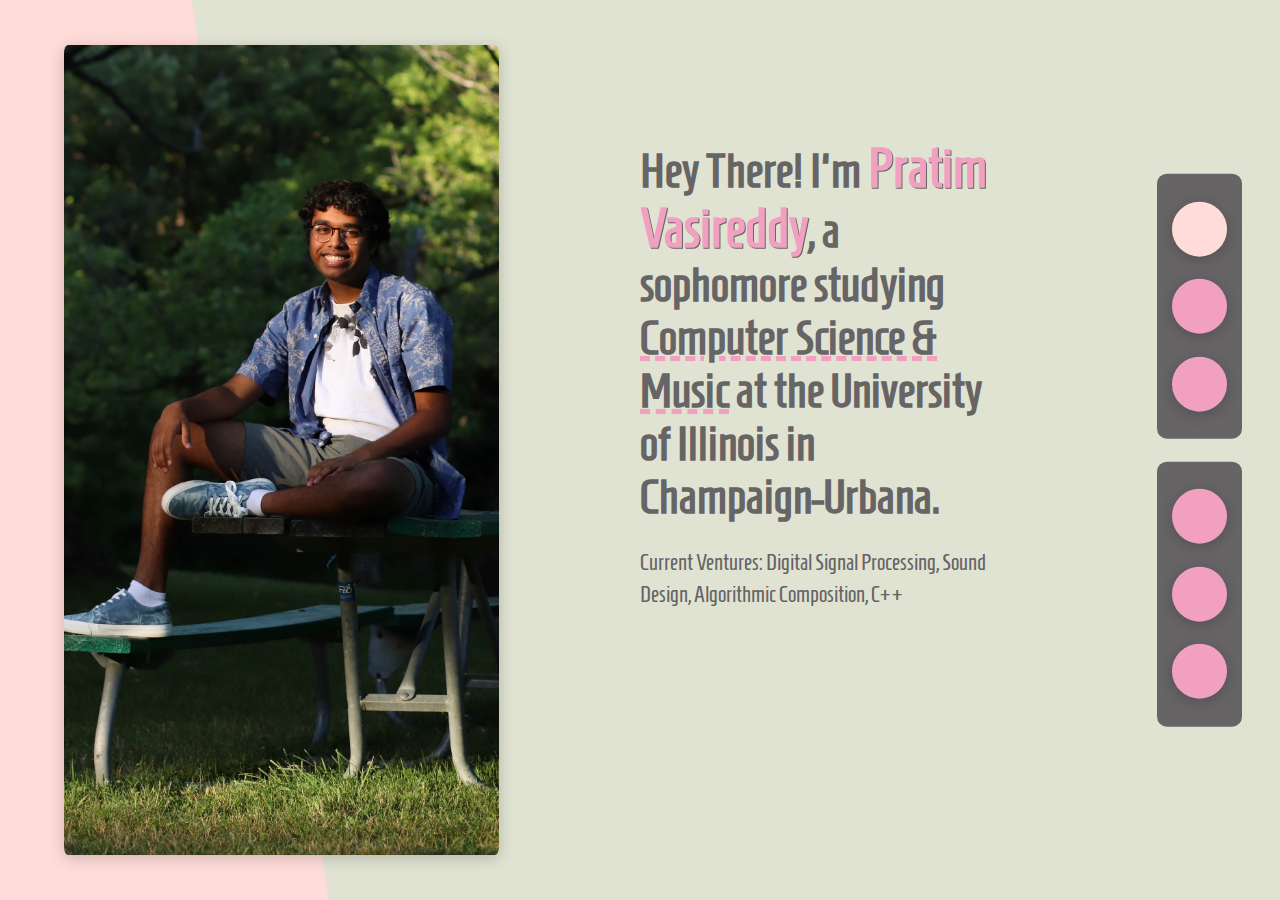
<file: index.html>
<html lang ="en">
    
    <head>
        <meta charset="UTF-8">
        <meta name="viewport" content="width=device-width, initial-scale=1.0">
        <title>Pratim Vasireddy's Personal Website</title>
        <link rel="preconnect" href="https://fonts.googleapis.com">
        <link rel="preconnect" href="https://fonts.gstatic.com" crossorigin>
        <link href="https://fonts.googleapis.com/css2?family=Homenaje&display=swap" rel="stylesheet">
        <link rel="stylesheet" href="https://cdnjs.cloudflare.com/ajax/libs/font-awesome/6.1.1/css/all.min.css" integrity="sha512-KfkfwYDsLkIlwQp6LFnl8zNdLGxu9YAA1QvwINks4PhcElQSvqcyVLLD9aMhXd13uQjoXtEKNosOWaZqXgel0g==" crossorigin="anonymous" referrerpolicy="no-referrer" />
        <link rel="stylesheet" href="style.css">
    </head>

    <body class="main-content">

        <header>
            <div class ="header-content">
                <div class="left-side">
                    <div class="h-shape"></div>
                    <div class="image">
                        <img src="images/forest.jpeg" alt="A photo of Pratim Vasireddy">
                    </div>
                </div>
                <div class="right-side">
                    <h1 class="intro">
                        Hey There! I'm <span class="name">Pratim Vasireddy</span>,
                        a sophomore studying <span class="major">Computer Science & Music</span> at the University
                        of Illinois in Champaign-Urbana.
                    </h1>
                    <p>
                        Current Ventures: Digital Signal Processing, Sound Design, Algorithmic Composition, C++
                    </p>
                </div>
            </div>         
        </header>

        <main>
            <div class="controls">
                <div class="grouping">
                    <a href="https://pratim-vv.github.io/portfolio/">
                        <control class="control control-1 active-btn" id="home" title="Home">
                            <i class="fa-solid fa-house"></i>
                        </control>
                    </a>
                    <a href="https://pratim-vv.github.io/portfolio/about">
                        <control class="control control-2" id="about" title="About Me">
                            <i class="fa-solid fa-user"></i>
                        </control>
                    </a>
                    <a href="https://pratim-vv.github.io/portfolio/projects">
                        <control class="control control-3" id="projects" title="Projects">
                            <i class="fa-solid fa-briefcase"></i>
                        </control>
                    </a>
                </div>
                <div class="grouping">
                    <control class="control control-4" onclick="window.open('https://github.com/pratim-vv')" title="GitHub">
                        <i class="fa-brands fa-github"></i>
                    </control>
                    <control class="control control-5" onclick="window.open('https://www.linkedin.com/in/pratim-vasireddy-412a2a225')" title="LinkedIn">
                        <i class="fa-brands fa-linkedin"></i>
                    </control>
                    <control class="control control-6" onclick="window.open('https://www.instagram.com/pradum_vv/')" title="Instagram">
                        <i class="fa-brands fa-instagram"></i>
                    </control>
                </div>
            </div>
        </main>

    </body>
</html>
</file>
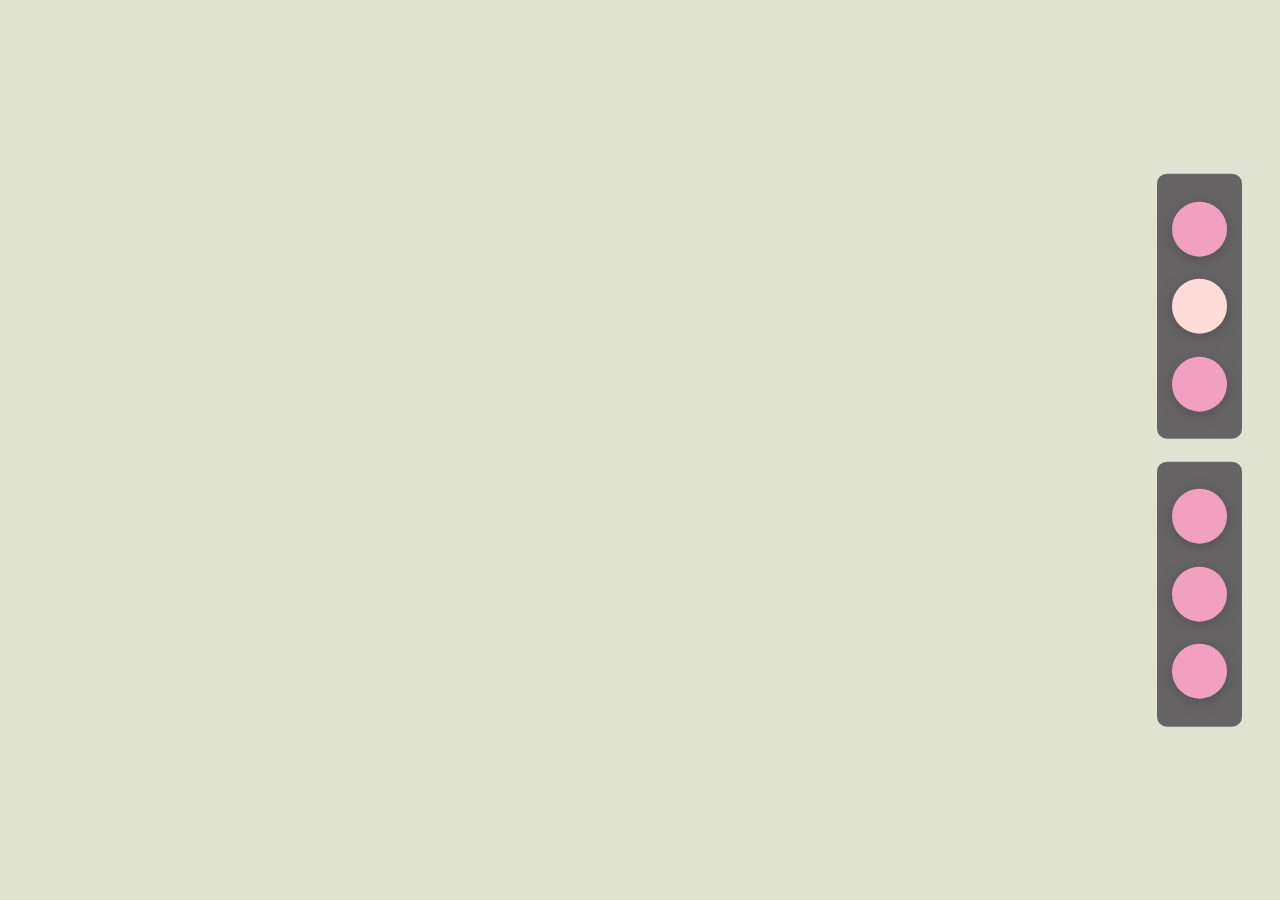
<file: about.html>
<html lang ="en">
    <head>
        <meta charset="UTF-8">
        <meta name="viewport" content="width=device-width, initial-scale=1.0">
        <title>Pratim Vasireddy's Personal Website</title>
        <link rel="preconnect" href="https://fonts.googleapis.com">
        <link rel="preconnect" href="https://fonts.gstatic.com" crossorigin>
        <link href="https://fonts.googleapis.com/css2?family=Homenaje&display=swap" rel="stylesheet">
        <link rel="stylesheet" href="https://cdnjs.cloudflare.com/ajax/libs/font-awesome/6.1.1/css/all.min.css" integrity="sha512-KfkfwYDsLkIlwQp6LFnl8zNdLGxu9YAA1QvwINks4PhcElQSvqcyVLLD9aMhXd13uQjoXtEKNosOWaZqXgel0g==" crossorigin="anonymous" referrerpolicy="no-referrer" />
        <link rel="stylesheet" href="style.css">
    </head>
    <body class="main-content">
        <header>
            <div class="controls">
                <div class="grouping">
                    <a href="https://pratim-vv.github.io/portfolio/">
                        <control class="control control-1" id="home" title="Home">
                            <i class="fa-solid fa-house"></i>
                        </control>
                    </a>
                    <a href="https://pratim-vv.github.io/portfolio/about">
                        <control class="control control-2 active-btn" id="about" title="About Me">
                            <i class="fa-solid fa-user"></i>
                        </control>
                    </a>
                    <a href="https://pratim-vv.github.io/portfolio/projects">
                        <control class="control control-3" id="projects" title="Projects">
                            <i class="fa-solid fa-briefcase"></i>
                        </control>
                    </a>
                </div>
                <div class="grouping">
                    <control class="control control-4" onclick="window.open('https://github.com/pratim-vv')" title="GitHub">
                        <i class="fa-brands fa-github"></i>
                    </control>
                    <control class="control control-5" onclick="window.open('https://www.linkedin.com/in/pratim-vasireddy-412a2a225')" title="LinkedIn">
                        <i class="fa-brands fa-linkedin"></i>
                    </control>
                    <control class="control control-6" onclick="window.open('https://www.instagram.com/pradum_vv/')" title="Instagram">
                        <i class="fa-brands fa-instagram"></i>
                    </control>
                </div>
            </div>
        </header>
        <main>
        </main>
        
    </body>
</html>
</file>
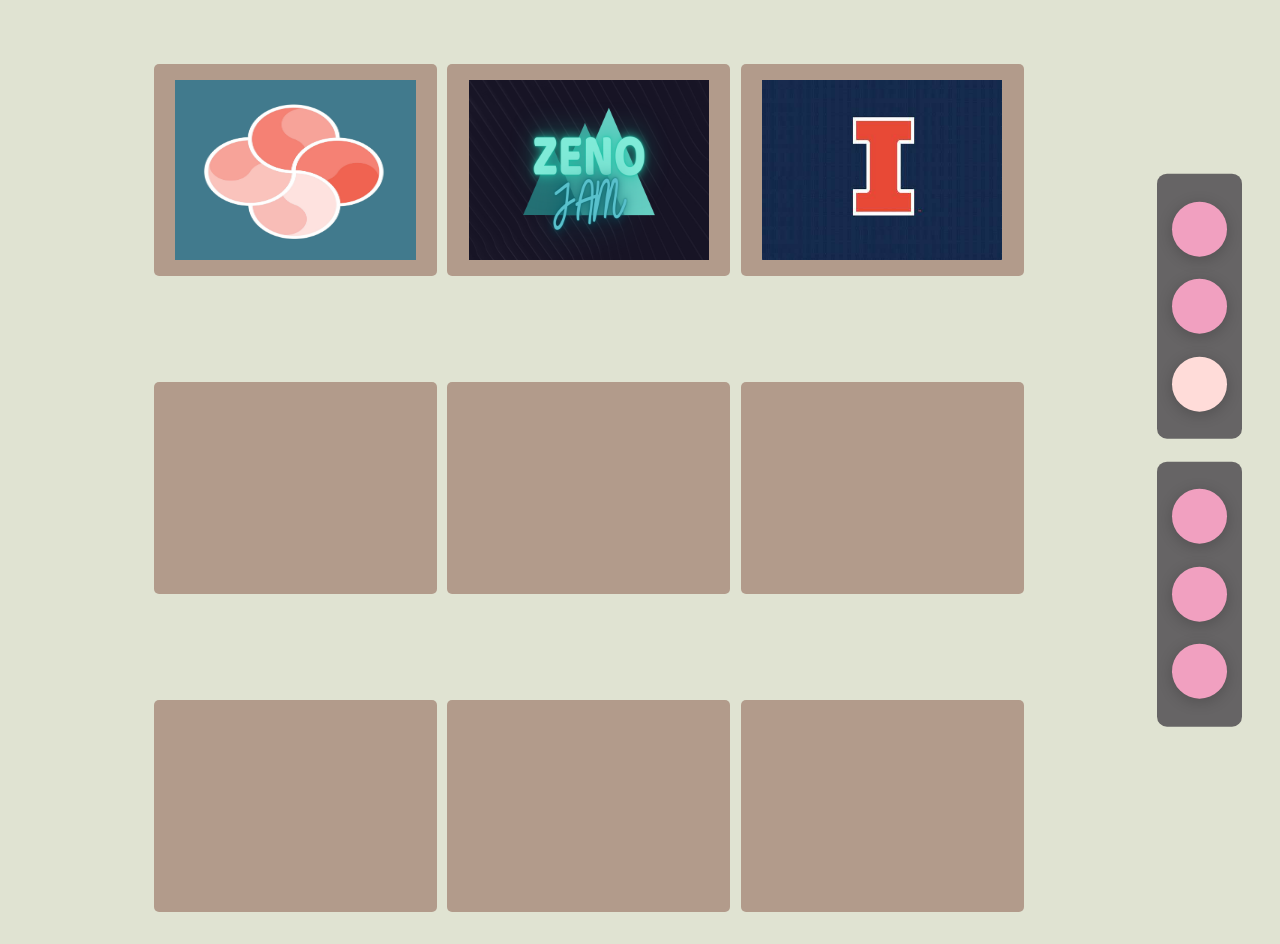
<file: projects.html>
<!DOCTYPE html>
<html lang ="en">
    <head>
        <meta charset="UTF-8">
        <meta name="viewport" content="width=device-width, initial-scale=1.0">
        <title>Pratim Vasireddy's Personal Website</title>
        <link rel="preconnect" href="https://fonts.googleapis.com">
        <link rel="preconnect" href="https://fonts.gstatic.com" crossorigin>
        <link href="https://fonts.googleapis.com/css2?family=Homenaje&display=swap" rel="stylesheet">
        <link rel="stylesheet" href="https://cdnjs.cloudflare.com/ajax/libs/font-awesome/6.1.1/css/all.min.css" integrity="sha512-KfkfwYDsLkIlwQp6LFnl8zNdLGxu9YAA1QvwINks4PhcElQSvqcyVLLD9aMhXd13uQjoXtEKNosOWaZqXgel0g==" crossorigin="anonymous" referrerpolicy="no-referrer" />
        <link rel="stylesheet" href="style.css">
    </head>
    <body class="main-content">
        <header>
            <div class="flexify">
                <a href="projects/mechmania2022">
                <div class="project">
                    <img class="logo" src="images/reflections.jpg" alt="reflections projections logo">
                    <span class="information">
                        MechMania 2022 Game AI
                        <br>
                        <span class="skills">Python, Java</span>
                    </span>
                </div>
                </a>
                <a href="projects/heaven-ascend">
                <div class="project">
                    <img class="logo" src="images/zeno.png" alt="zeno game jam logo">
                    <span class="information">
                        Heaven-Ascend: ZenoJam 6 Entry
                        <br>
                        <span class="skills">Unity, C#</span>
                    </span>
                </div>
                </a>
                <a href="projects/classify">
                <div class="project">
                    <img class="logo" src="images/illini.jpeg" alt="uiuc logo">
                    <span class="information">
                        Classify: A Course Scheduling Assistant
                        <br>
                        <span class="skills">Python, HTML/CSS, Javascript, Node.js</span>
                    </span>
                </div>
                </a>
                <div class="project">

                </div>
                <div class="project">
                    
                </div>
                <div class="project">
                    
                </div>

                <div class="project">

                </div>
                <div class="project">
                    
                </div>
                <div class="project">
                    
                </div>
            </div>
        </header>
        <main>
            
            <div class="controls">
                <div class="grouping">
                    <a href="https://pratim-vv.github.io/portfolio/">
                        <control class="control control-1" id="home" title="Home">
                            <i class="fa-solid fa-house"></i>
                        </control>
                    </a>
                    <a href="https://pratim-vv.github.io/portfolio/about">
                        <control class="control control-2" id="about" title="About Me">
                            <i class="fa-solid fa-user"></i>
                        </control>
                    </a>
                    <a href="https://pratim-vv.github.io/portfolio/projects">
                        <control class="control control-3 active-btn" id="projects" title="Projects">
                            <i class="fa-solid fa-briefcase"></i>
                        </control>
                    </a>
                </div>
                <div class="grouping">
                    <control class="control control-4" onclick="window.open('https://github.com/pratim-vv')" title="GitHub">
                        <i class="fa-brands fa-github"></i>
                    </control>
                    <control class="control control-5" onclick="window.open('https://www.linkedin.com/in/pratim-vasireddy-412a2a225')" title="LinkedIn">
                        <i class="fa-brands fa-linkedin"></i>
                    </control>
                    <control class="control control-6" onclick="window.open('https://www.instagram.com/pradum_vv/')" title="Instagram">
                        <i class="fa-brands fa-instagram"></i>
                    </control>
                </div>
            </div>
        </main>
        
    </body>
</html>
</file>
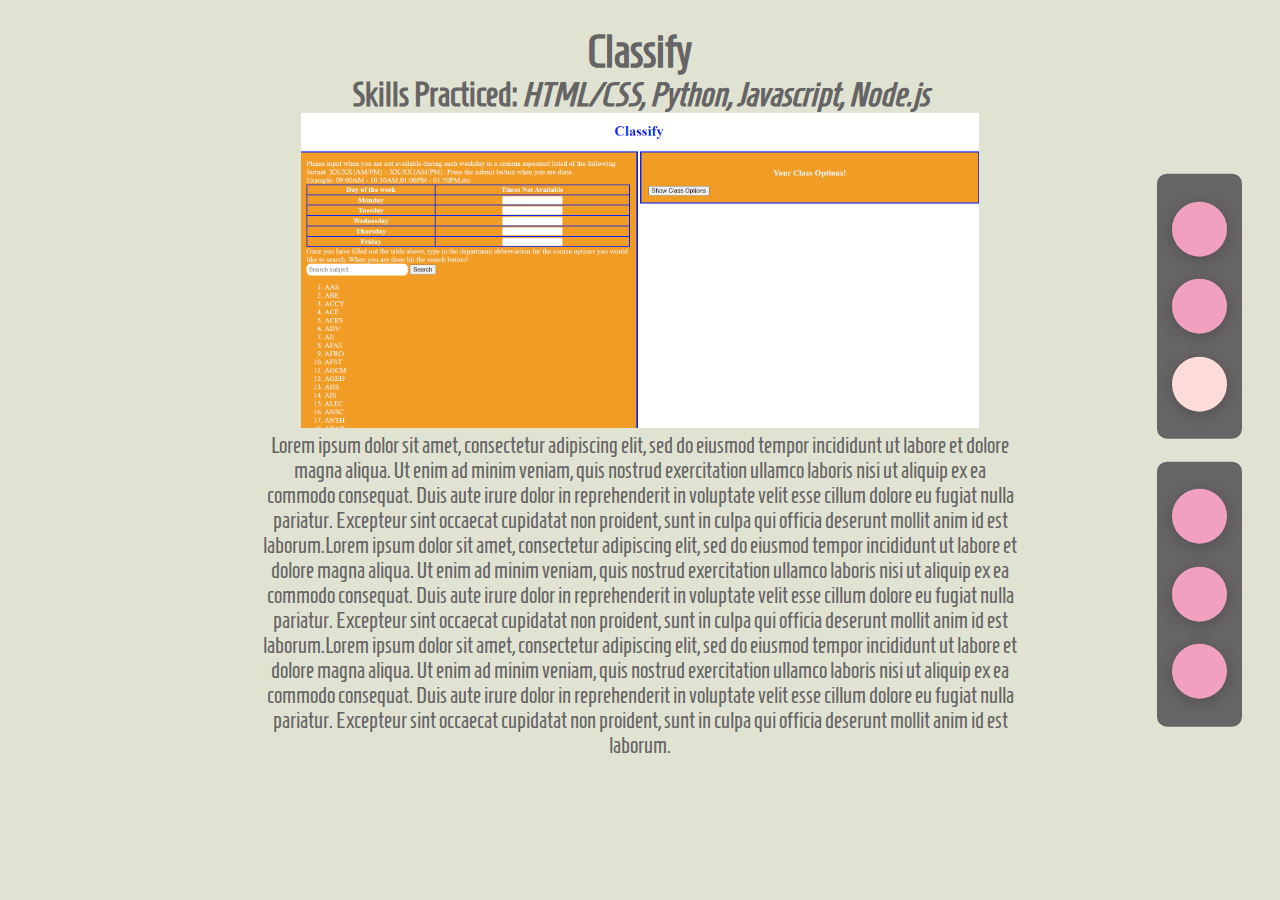
<file: projects/classify.html>
<!DOCTYPE html>
<html lang ="en">
    <head>
        <meta charset="UTF-8">
        <meta name="viewport" content="width=device-width, initial-scale=1.0">
        <title>Pratim Vasireddy's Personal Website</title>
        <link rel="preconnect" href="https://fonts.googleapis.com">
        <link rel="preconnect" href="https://fonts.gstatic.com" crossorigin>
        <link href="https://fonts.googleapis.com/css2?family=Homenaje&display=swap" rel="stylesheet">
        <link rel="stylesheet" href="https://cdnjs.cloudflare.com/ajax/libs/font-awesome/6.1.1/css/all.min.css" integrity="sha512-KfkfwYDsLkIlwQp6LFnl8zNdLGxu9YAA1QvwINks4PhcElQSvqcyVLLD9aMhXd13uQjoXtEKNosOWaZqXgel0g==" crossorigin="anonymous" referrerpolicy="no-referrer" />
        <link rel="stylesheet" href="../style.css">
    </head>
    <body class="main-content">

        <header>
            <div class="center">
                <h1>Classify</h1>
                <h2>Skills Practiced: <span class="skills">HTML/CSS, Python, Javascript, Node.js</span></h2>
                <img src="../images/coursify.PNG" class="resize">
                <p>Lorem ipsum dolor sit amet, consectetur adipiscing elit, sed do eiusmod tempor incididunt ut labore et dolore magna aliqua. Ut enim ad minim veniam, quis nostrud exercitation ullamco laboris nisi ut aliquip ex ea commodo consequat. Duis aute irure dolor in reprehenderit in voluptate velit esse cillum dolore eu fugiat nulla pariatur. Excepteur sint occaecat cupidatat non proident, sunt in culpa qui officia deserunt mollit anim id est laborum.Lorem ipsum dolor sit amet, consectetur adipiscing elit, sed do eiusmod tempor incididunt ut labore et dolore magna aliqua. Ut enim ad minim veniam, quis nostrud exercitation ullamco laboris nisi ut aliquip ex ea commodo consequat. Duis aute irure dolor in reprehenderit in voluptate velit esse cillum dolore eu fugiat nulla pariatur. Excepteur sint occaecat cupidatat non proident, sunt in culpa qui officia deserunt mollit anim id est laborum.Lorem ipsum dolor sit amet, consectetur adipiscing elit, sed do eiusmod tempor incididunt ut labore et dolore magna aliqua. Ut enim ad minim veniam, quis nostrud exercitation ullamco laboris nisi ut aliquip ex ea commodo consequat. Duis aute irure dolor in reprehenderit in voluptate velit esse cillum dolore eu fugiat nulla pariatur. Excepteur sint occaecat cupidatat non proident, sunt in culpa qui officia deserunt mollit anim id est laborum.</p>
            </div>


        </header>

        <main>
            <div class="controls">
                <div class="grouping">
                    <a href="https://pratim-vv.github.io/portfolio/">
                        <control class="control control-1" id="home" title="Home">
                            <i class="fa-solid fa-house"></i>
                        </control>
                    </a>
                    <a href="https://pratim-vv.github.io/portfolio/about">
                        <control class="control control-2" id="about" title="About Me">
                            <i class="fa-solid fa-user"></i>
                        </control>
                    </a>
                    <a href="https://pratim-vv.github.io/portfolio/projects">
                        <control class="control control-3  active-btn" id="projects" title="Projects">
                            <i class="fa-solid fa-briefcase"></i>
                        </control>
                    </a>
                </div>
                <div class="grouping">
                    <control class="control control-4" onclick="window.open('https://github.com/pratim-vv')" title="GitHub">
                        <i class="fa-brands fa-github"></i>
                    </control>
                    <control class="control control-5" onclick="window.open('https://www.linkedin.com/in/pratim-vasireddy-412a2a225')" title="LinkedIn">
                        <i class="fa-brands fa-linkedin"></i>
                    </control>
                    <control class="control control-6" onclick="window.open('https://www.instagram.com/pradum_vv/')" title="Instagram">
                        <i class="fa-brands fa-instagram"></i>
                    </control>
                </div>
            </div>
        </main>
        
    </body>
</html>
</file>
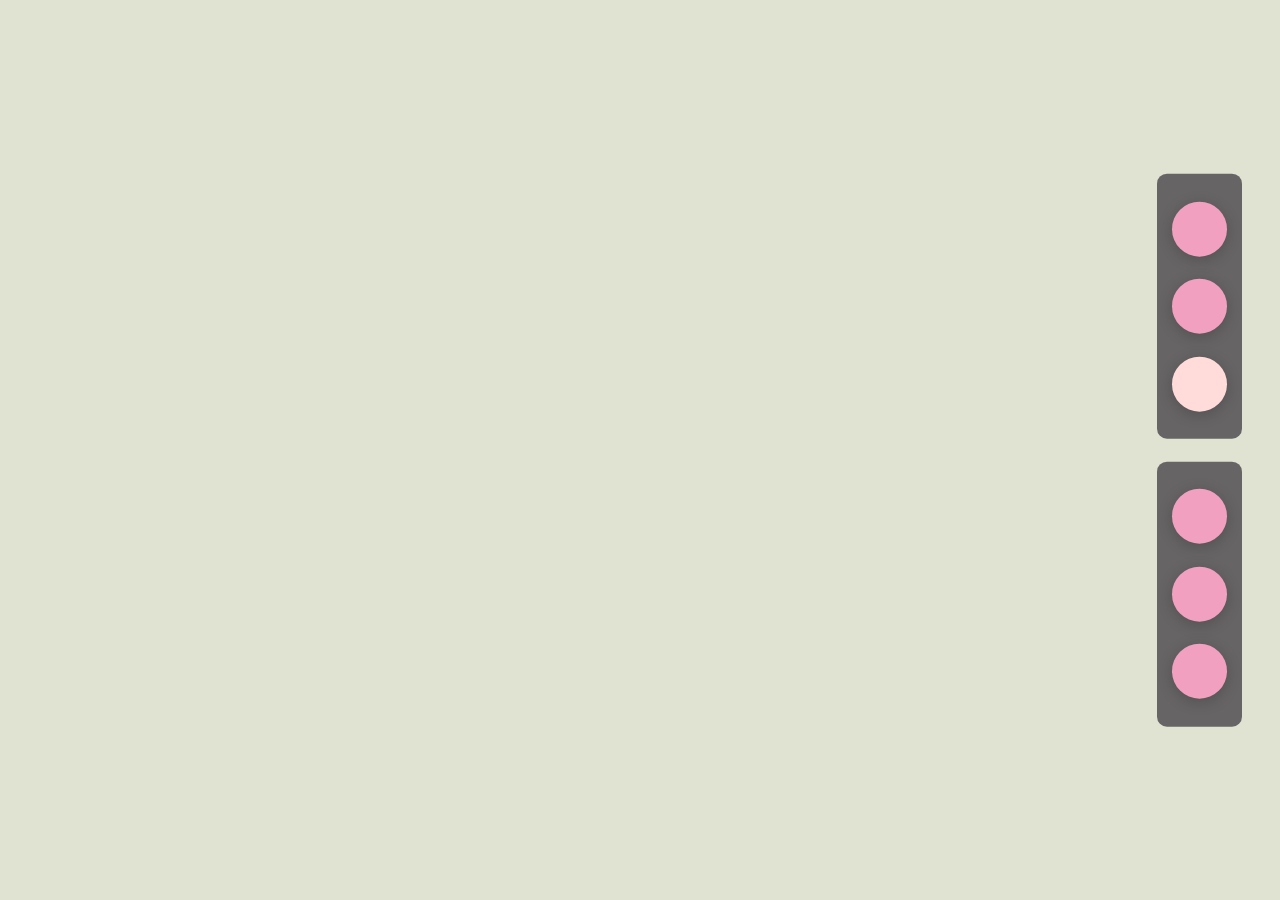
<file: projects/heaven-ascend.html>
<!DOCTYPE html>
<html lang ="en">
    <head>
        <meta charset="UTF-8">
        <meta name="viewport" content="width=device-width, initial-scale=1.0">
        <title>Pratim Vasireddy's Personal Website</title>
        <link rel="preconnect" href="https://fonts.googleapis.com">
        <link rel="preconnect" href="https://fonts.gstatic.com" crossorigin>
        <link href="https://fonts.googleapis.com/css2?family=Homenaje&display=swap" rel="stylesheet">
        <link rel="stylesheet" href="https://cdnjs.cloudflare.com/ajax/libs/font-awesome/6.1.1/css/all.min.css" integrity="sha512-KfkfwYDsLkIlwQp6LFnl8zNdLGxu9YAA1QvwINks4PhcElQSvqcyVLLD9aMhXd13uQjoXtEKNosOWaZqXgel0g==" crossorigin="anonymous" referrerpolicy="no-referrer" />
        <link rel="stylesheet" href="../style.css">
    </head>
    <body class="main-content">

        <header>
            <div class="center">
                
            </div>

        </header>

        <main>
            <div class="controls">
                <div class="grouping">
                    <a href="https://pratim-vv.github.io/portfolio/">
                        <control class="control control-1" id="home" title="Home">
                            <i class="fa-solid fa-house"></i>
                        </control>
                    </a>
                    <a href="https://pratim-vv.github.io/portfolio/about">
                        <control class="control control-2" id="about" title="About Me">
                            <i class="fa-solid fa-user"></i>
                        </control>
                    </a>
                    <a href="https://pratim-vv.github.io/portfolio/projects">
                        <control class="control control-3  active-btn" id="projects" title="Projects">
                            <i class="fa-solid fa-briefcase"></i>
                        </control>
                    </a>
                </div>
                <div class="grouping">
                    <control class="control control-4" onclick="window.open('https://github.com/pratim-vv')" title="GitHub">
                        <i class="fa-brands fa-github"></i>
                    </control>
                    <control class="control control-5" onclick="window.open('https://www.linkedin.com/in/pratim-vasireddy-412a2a225')" title="LinkedIn">
                        <i class="fa-brands fa-linkedin"></i>
                    </control>
                    <control class="control control-6" onclick="window.open('https://www.instagram.com/pradum_vv/')" title="Instagram">
                        <i class="fa-brands fa-instagram"></i>
                    </control>
                </div>
            </div>
        </main>
        
    </body>
</html>
</file>
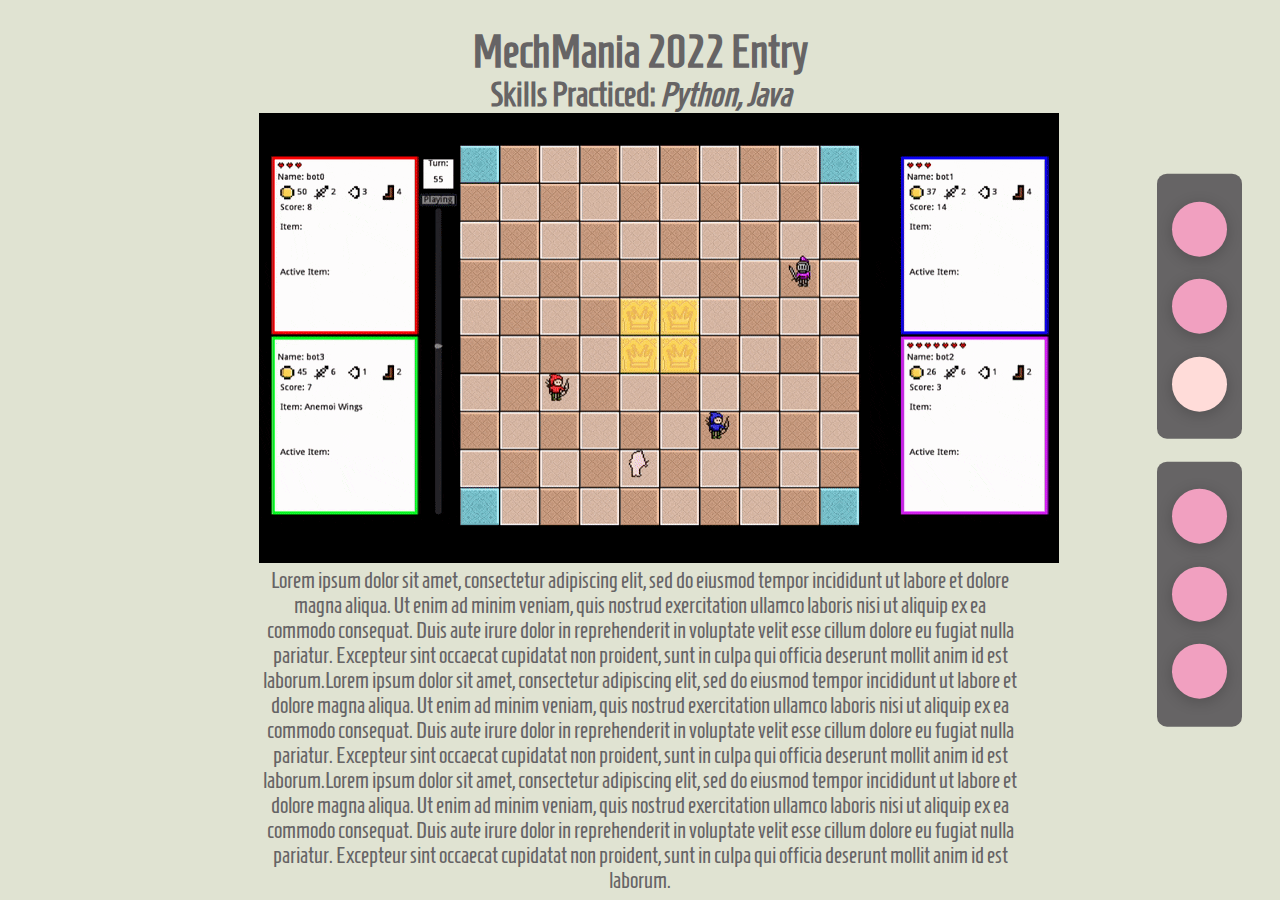
<file: projects/mechmania2022.html>
<!DOCTYPE html>
<html lang ="en">
    <head>
        <meta charset="UTF-8">
        <meta name="viewport" content="width=device-width, initial-scale=1.0">
        <title>Pratim Vasireddy's Personal Website</title>
        <link rel="preconnect" href="https://fonts.googleapis.com">
        <link rel="preconnect" href="https://fonts.gstatic.com" crossorigin>
        <link href="https://fonts.googleapis.com/css2?family=Homenaje&display=swap" rel="stylesheet">
        <link rel="stylesheet" href="https://cdnjs.cloudflare.com/ajax/libs/font-awesome/6.1.1/css/all.min.css" integrity="sha512-KfkfwYDsLkIlwQp6LFnl8zNdLGxu9YAA1QvwINks4PhcElQSvqcyVLLD9aMhXd13uQjoXtEKNosOWaZqXgel0g==" crossorigin="anonymous" referrerpolicy="no-referrer" />
        <link rel="stylesheet" href="../style.css">
    </head>
    <body class="main-content">

        <header>
            <div class="center">
                <h1>MechMania 2022 Entry</h1>
                <h2>Skills Practiced: <span class="skills">Python, Java</span></h2>
                <img src="../images/visualizer.gif">
                <p>Lorem ipsum dolor sit amet, consectetur adipiscing elit, sed do eiusmod tempor incididunt ut labore et dolore magna aliqua. Ut enim ad minim veniam, quis nostrud exercitation ullamco laboris nisi ut aliquip ex ea commodo consequat. Duis aute irure dolor in reprehenderit in voluptate velit esse cillum dolore eu fugiat nulla pariatur. Excepteur sint occaecat cupidatat non proident, sunt in culpa qui officia deserunt mollit anim id est laborum.Lorem ipsum dolor sit amet, consectetur adipiscing elit, sed do eiusmod tempor incididunt ut labore et dolore magna aliqua. Ut enim ad minim veniam, quis nostrud exercitation ullamco laboris nisi ut aliquip ex ea commodo consequat. Duis aute irure dolor in reprehenderit in voluptate velit esse cillum dolore eu fugiat nulla pariatur. Excepteur sint occaecat cupidatat non proident, sunt in culpa qui officia deserunt mollit anim id est laborum.Lorem ipsum dolor sit amet, consectetur adipiscing elit, sed do eiusmod tempor incididunt ut labore et dolore magna aliqua. Ut enim ad minim veniam, quis nostrud exercitation ullamco laboris nisi ut aliquip ex ea commodo consequat. Duis aute irure dolor in reprehenderit in voluptate velit esse cillum dolore eu fugiat nulla pariatur. Excepteur sint occaecat cupidatat non proident, sunt in culpa qui officia deserunt mollit anim id est laborum.</p>
            </div>

        </header>

        <main>
            <div class="controls">
                <div class="grouping">
                    <a href="https://pratim-vv.github.io/portfolio/">
                        <control class="control control-1" id="home" title="Home">
                            <i class="fa-solid fa-house"></i>
                        </control>
                    </a>
                    <a href="https://pratim-vv.github.io/portfolio/about">
                        <control class="control control-2" id="about" title="About Me">
                            <i class="fa-solid fa-user"></i>
                        </control>
                    </a>
                    <a href="https://pratim-vv.github.io/portfolio/projects">
                        <control class="control control-3  active-btn" id="projects" title="Projects">
                            <i class="fa-solid fa-briefcase"></i>
                        </control>
                    </a>
                </div>
                <div class="grouping">
                    <control class="control control-4" onclick="window.open('https://github.com/pratim-vv')" title="GitHub">
                        <i class="fa-brands fa-github"></i>
                    </control>
                    <control class="control control-5" onclick="window.open('https://www.linkedin.com/in/pratim-vasireddy-412a2a225')" title="LinkedIn">
                        <i class="fa-brands fa-linkedin"></i>
                    </control>
                    <control class="control control-6" onclick="window.open('https://www.instagram.com/pradum_vv/')" title="Instagram">
                        <i class="fa-brands fa-instagram"></i>
                    </control>
                </div>
            </div>
        </main>
        
    </body>
</html>
</file>
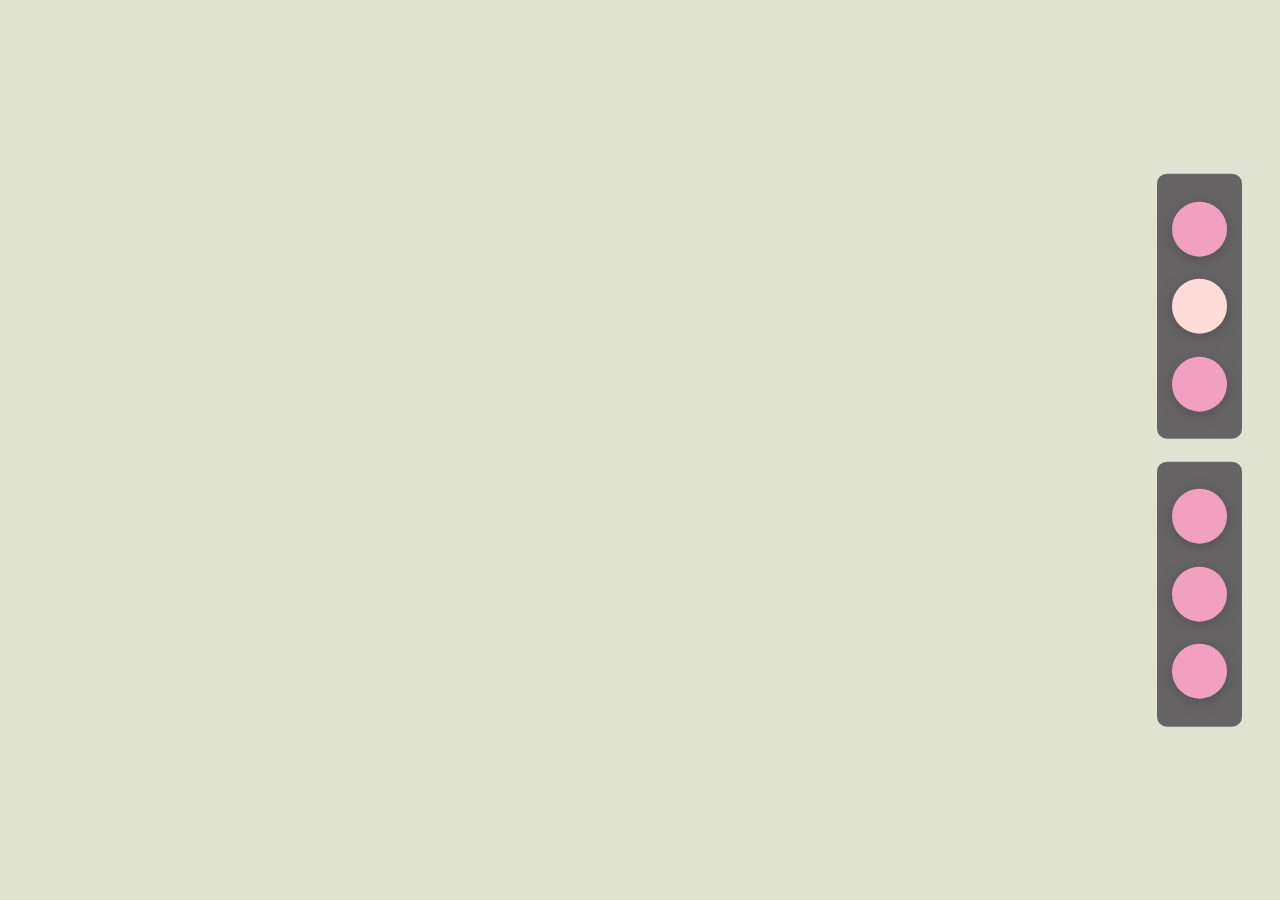
<file: projects/zenojam6.html>
<!DOCTYPE html>
<html lang ="en">
    <head>
        <meta charset="UTF-8">
        <meta name="viewport" content="width=device-width, initial-scale=1.0">
        <title>Pratim Vasireddy's Personal Website</title>
        <link rel="preconnect" href="https://fonts.googleapis.com">
        <link rel="preconnect" href="https://fonts.gstatic.com" crossorigin>
        <link href="https://fonts.googleapis.com/css2?family=Homenaje&display=swap" rel="stylesheet">
        <link rel="stylesheet" href="https://cdnjs.cloudflare.com/ajax/libs/font-awesome/6.1.1/css/all.min.css" integrity="sha512-KfkfwYDsLkIlwQp6LFnl8zNdLGxu9YAA1QvwINks4PhcElQSvqcyVLLD9aMhXd13uQjoXtEKNosOWaZqXgel0g==" crossorigin="anonymous" referrerpolicy="no-referrer" />
        <link rel="stylesheet" href="../style.css">
    </head>
    <body class="main-content">

        <header>
            <div class="center">
                
            </div>

        </header>

        <main>
            <div class="controls">
                <div class="grouping">
                    <a href="https://pratim-vv.github.io/portfolio/">
                        <control class="control control-1" id="home" title="Home">
                            <i class="fa-solid fa-house"></i>
                        </control>
                    </a>
                    <a href="https://pratim-vv.github.io/portfolio/about">
                        <control class="control control-2 active-btn" id="about" title="About Me">
                            <i class="fa-solid fa-user"></i>
                        </control>
                    </a>
                    <a href="https://pratim-vv.github.io/portfolio/projects">
                        <control class="control control-3" id="projects" title="Projects">
                            <i class="fa-solid fa-briefcase"></i>
                        </control>
                    </a>
                </div>
                <div class="grouping">
                    <control class="control control-4" onclick="window.open('https://github.com/pratim-vv')" title="GitHub">
                        <i class="fa-brands fa-github"></i>
                    </control>
                    <control class="control control-5" onclick="window.open('https://www.linkedin.com/in/pratim-vasireddy-412a2a225')" title="LinkedIn">
                        <i class="fa-brands fa-linkedin"></i>
                    </control>
                    <control class="control control-6" onclick="window.open('https://www.instagram.com/pradum_vv/')" title="Instagram">
                        <i class="fa-brands fa-instagram"></i>
                    </control>
                </div>
            </div>
        </main>
        
    </body>
</html>
</file>
<file: style.css>
* {
    margin: 0;
    padding: 0;
    box-sizing: border-box;
    list-style: none;
}
 
:root {
    --color-light: #e0e3d2;
    --color-dark: #666465;
    --color-medium: #b29b8b;
    --color-light-decore: #ffdcd9;
    --color-dark-decore: #f1a0c0;
    --color-pale-pink: #ffc7dd;
    --color-pale-white: #f8e4d5;
    --transition: all .35s ease-in-out;
    --box-shadow-1: 0 3px 15px rgba(0, 0, 0, .2);
}

body {
    background-color: var(--color-light);
    font-family: "Homenaje", sans-serif;
    font-size: 1.4rem;
    color: var(--color-dark);
    transition: var(--transition);
}

a {
    display: inline-block;
    text-decoration: none;
    color: inherit;
    font-family: inherit;
}

header {
    height: 100vh;
    color: var(--color-dark);
}

section {
    min-height: 100vh;
    width: 100%;
    position: absolute;
    left: 0;
    top: 0;
    padding: 3rem 18rem;
}

.section {
    transform: translateY(-100%);
    transition: var(--transition);
    background-color: var(--color-light);
}

.controls {
    position: fixed;
    z-index: 10;
    top: 50%;
    right: 3%;
    display: flex;
    flex-direction: column;
    align-items: center;
    justify-content: center;
    transform: translateY(-50%);
}

.grouping {
    width: 85px;
    height: 265px;
    display: flex;
    background-color: var(--color-dark);
    justify-content: center;
    align-items: center;
    flex-direction: column;
    margin: 0.7rem 0;
    border-radius: 10px;
}

h1 {
    animation: fadeIn 3.2s;
}

p {
    animation: fadeIn 3.4s;
}

@keyframes fadeIn {
    0% {
        opacity: 0;
    }
    100% {
        opacity: 1;
    }
}

.active-btn {
    background-color: var(--color-light-decore) !important;
    transition: var(--transition);
}

.active-btn i {
    color: var(--color-dark-decore) !important;
}

.controls .control {
    padding: 1rem;
    cursor: pointer;
    background-color: var(--color-dark-decore);
    width: 55px;
    height: 55px;
    border-radius: 50%;
    display: flex;
    justify-content: center;
    align-items: center;
    margin: 0.7rem 0;
    box-shadow: var(--box-shadow-1);
}

.controls .control:hover {
    background-color: var(--color-pale-pink);
}

.controls .control i {
    font-size: 1.2rem;
    color: var(--color-light-decore);
    pointer-events: none;
}

.active-btn:hover {
    background-color: var(--color-pale-white) !important;
}

.header-content {
    display: grid;
    grid-template-columns: repeat(2, 1fr);
    min-height: 100vh;
  }
  .header-content .left-side {
    display: flex;
    align-items: center;
    position: relative;
  }
  .header-content .left-side .h-shape {
    transition: all 0.4s ease-in-out;
    width: 65%;
    height: 100%;
    background-color: var(--color-light-decore);
    position: absolute;
    left: 0;
    top: 0;
    z-index: -1;
    clip-path: polygon(0 0, 46% 0, 79% 100%, 0% 100%);
  }

  .header-content .left-side .image {
    height: 90%;
    width: 68%;
    margin-left: 4rem;
    transition: all 0.4s ease-in-out;
  }
  .header-content .left-side .image img {
    width: 100%;
    height: 100%;
    object-fit: cover;
    border-radius: 1%;
    transition: all 0.4s ease-in-out;
    box-shadow: var(--box-shadow-1);
  }
  .header-content .right-side {
    display: flex;
    flex-direction: column;
    justify-content: center;
    padding-right: 18rem;
    padding-bottom: 8rem;
  }
  .header-content .right-side .intro {
    font-size: 3rem;
  }

  .header-content .right-side p {
    margin: 1.5rem 0;
    line-height: 2rem;
  }

  .header-content .right-side .intro .name {
    font-size: 3.4rem;
    color: var(--color-dark-decore);
    text-shadow: 1px 1px 0 var(--color-dark);
  }

  .header-content .right-side .intro .major {
    text-decoration: underline dashed;
    text-decoration-color: var(--color-dark-decore);
  }

  .flexify {
    margin: 0% 0% 0% 12%;
    width: 68%;
    display: flex;
    flex-direction: row;
    flex-wrap: wrap;
    justify-content: space-evenly;
    gap: 10px;
  }

  .project {
    background: var(--color-medium);
    width: 283px;
    height: 212px;
    margin: 4rem 0 2rem 0;
    border-radius: 5px;
    box-shadow: var(--color-dark);
    display: flex;
    justify-content: center;
    align-items: center;
  }

  .logo {
    width: 85%;
    height: 85%;
  }

  .project:hover {
    filter: none;
    -webkit-filter: grayscale(33%);
    -moz-filter:    grayscale(33%);
    -ms-filter:     grayscale(33%);
    -o-filter:      grayscale(33%);
    cursor: pointer;
  }

  .project:hover .information {
    opacity: 1 !important;
  }

  .information {
    position: absolute;
    justify-content: center;
    opacity: 0;
    overflow-wrap: break-word;
    margin: 13.875%;
    background: #ffdcd9;
    border-radius: 5px;
  }

  .information:hover {
    opacity: 1 !important;
  }

  .skills {
    font-style: italic;
  }

  .center {
    margin: auto 20.2% auto 20.2%;
    padding-top: 2.08%;
    text-align: center;
  }

  .resize {
    width: 89%;
    height: auto;
  }
</file>
